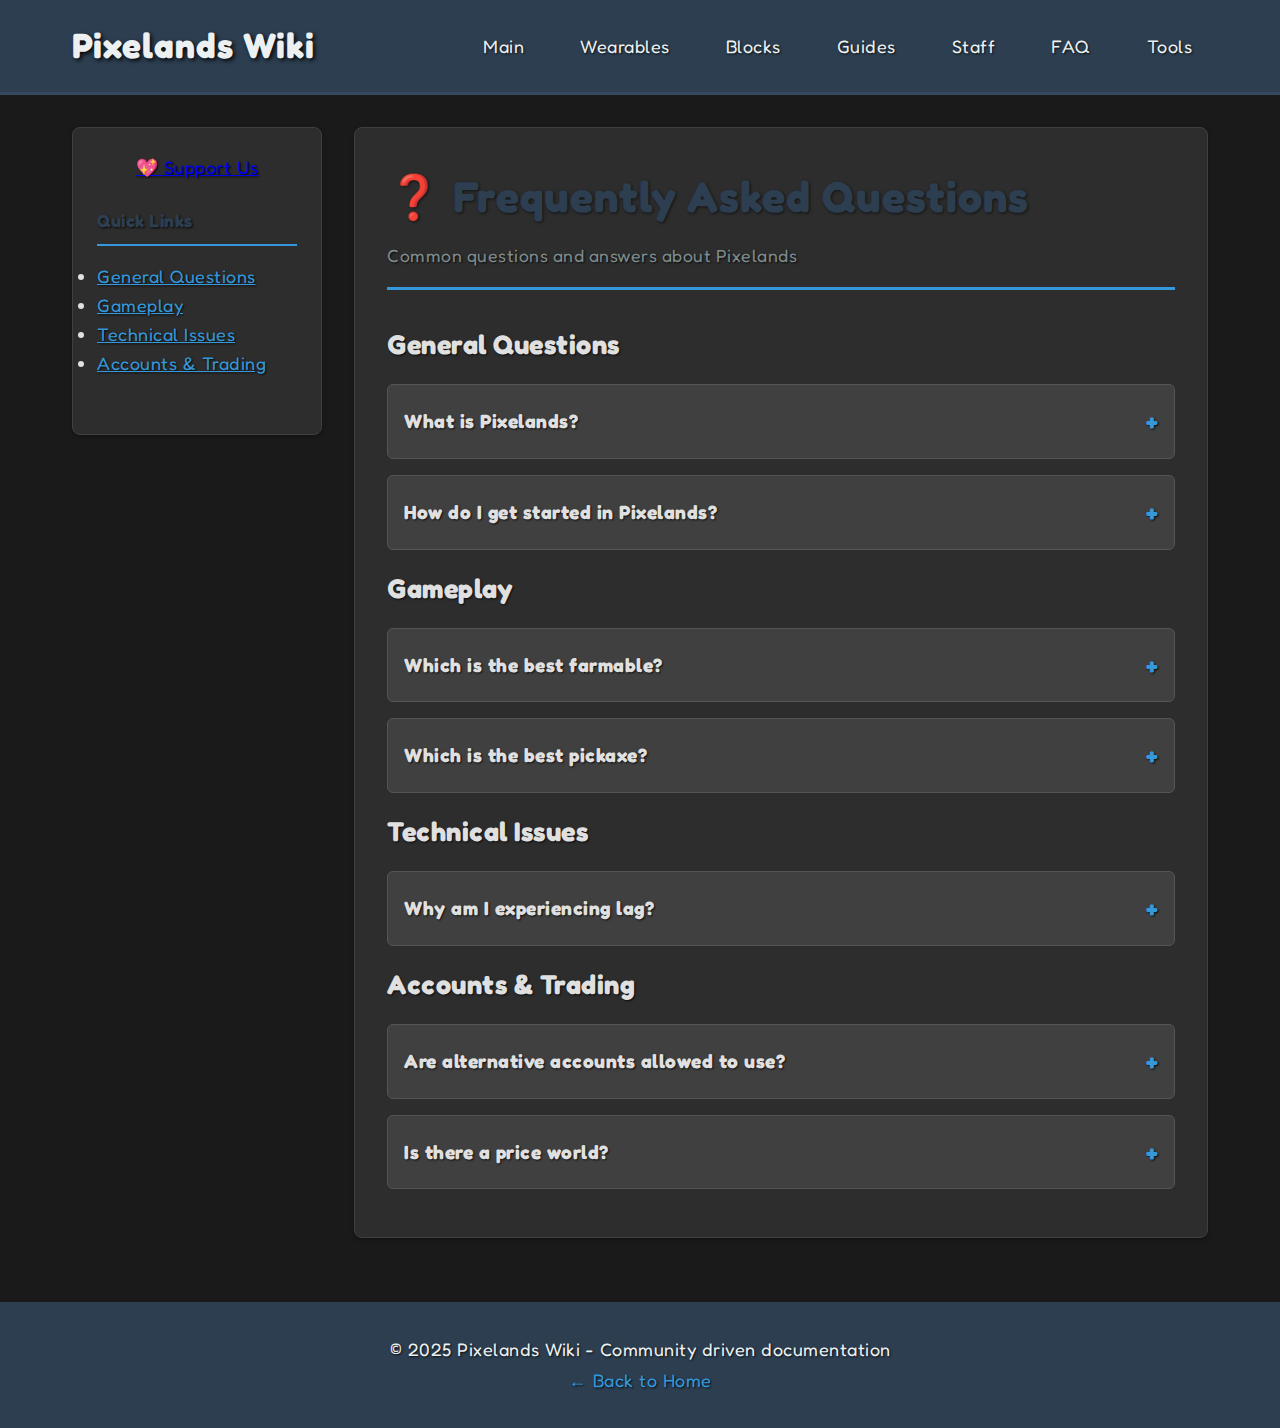
<file: faq.html>
<!DOCTYPE html>
<html lang="en">
<head>
  <meta charset="UTF-8">
  <meta name="viewport" content="width=device-width, initial-scale=1.0">
  <title>FAQ - Pixelands Wiki</title>
  <link href="https://fonts.googleapis.com/css2?family=Fredoka+One:wght@400&display=swap" rel="stylesheet">
  <link rel="stylesheet" href="wiki-styles.css">
</head>
<body>
  <header class="wiki-header">
    <div class="wiki-nav">
      <div class="wiki-logo">
        <h1>Pixelands Wiki</h1>
      </div>
      <nav class="wiki-navigation">
        <a href="index.html">Main</a>
        <a href="items.html">Wearables</a>
        <a href="blocks.html">Blocks</a>
        <a href="guides.html">Guides</a>
        <a href="staff.html">Staff</a>
        <a href="faq.html">FAQ</a>
        <a href="tools.html">Tools</a>
      </nav>
    </div>
  </header>

  <div class="wiki-container">
    <aside class="wiki-sidebar">
      <div style="text-align: center; margin-bottom: 1.5rem;">
        <a href="support.html" class="support-us-button">💖 Support Us</a>
      </div>

      <div class="wiki-stats">
        <h3>Quick Links</h3>
        <ul style="color: #e0e0e0; line-height: 1.6;">
          <li><a href="#general" style="color: #3498db;">General Questions</a></li>
          <li><a href="#gameplay" style="color: #3498db;">Gameplay</a></li>
          <li><a href="#technical" style="color: #3498db;">Technical Issues</a></li>
          <li><a href="#accounts" style="color: #3498db;">Accounts & Trading</a></li>
        </ul>
      </div>
    </aside>

    <main class="wiki-content">
      <div class="wiki-article">
        <header class="article-header">
          <h1>❓ Frequently Asked Questions</h1>
          <p class="article-subtitle">Common questions and answers about Pixelands</p>
        </header>

        <div class="content-body">
          <section id="general">
            <h2>General Questions</h2>

            <div class="item" style="margin: 1rem 0;">
              <div class="item-header">
                <span class="item-title">What is Pixelands?</span>
                <span class="arrow">+</span>
              </div>
              <div class="dropdown-content">
                <p>Pixelands is a multiplayer sandbox game where players can build, explore, trade, and interact in pixelated worlds. Create your own worlds, collect rare items, and engage with the community!</p>
              </div>
            </div>

            <div class="item" style="margin: 1rem 0;">
              <div class="item-header">
                <span class="item-title">How do I get started in Pixelands?</span>
                <span class="arrow">+</span>
              </div>
              <div class="dropdown-content">
                <p>Start by creating your first world, dig down to find magma blocks for gems, and save up 3,000 gems to buy your first World Lock. Check out our <a href="guides.html" style="color: #3498db;">beginner guides</a> for detailed instructions!</p>
              </div>
            </div>
          </section>

          <section id="gameplay">
            <h2>Gameplay</h2>

            <div class="item" style="margin: 1rem 0;">
              <div class="item-header">
                <span class="item-title">Which is the best farmable?</span>
                <span class="arrow">+</span>
              </div>
              <div class="dropdown-content">
                <p>For XP farming, both Magma and Jewel Blocks are the best options. For gem farming, Magma Blocks are the most efficient choice. Check out our <a href="guides.html" style="color: #3498db;">guides page</a> for detailed farming strategies and tips!</p>
              </div>
            </div>

            <div class="item" style="margin: 1rem 0;">
              <div class="item-header">
                <span class="item-title">Which is the best pickaxe?</span>
                <span class="arrow">+</span>
              </div>
              <div class="dropdown-content">
                <p>The Pearl Pickaxe and Golden Pickaxe are both top-tier choices, as they both destroy blocks in just 2 hits. Both are extremely efficient for mining and farming activities.</p>
              </div>
            </div>
          </section>

          <section id="technical">
            <h2>Technical Issues</h2>

            <div class="item" style="margin: 1rem 0;">
              <div class="item-header">
                <span class="item-title">Why am I experiencing lag?</span>
                <span class="arrow">+</span>
              </div>
              <div class="dropdown-content">
                <p>Lag can be caused by either server location issues or device performance problems. The farther you live from the server location, the higher the chance it's a server provider issue. If you're close to the server but still experiencing lag, it might be a device-related issue.</p>
              </div>
            </div>
          </section>

          <section id="accounts">
            <h2>Accounts & Trading</h2>

            <div class="item" style="margin: 1rem 0;">
              <div class="item-header">
                <span class="item-title">Are alternative accounts allowed to use?</span>
                <span class="arrow">+</span>
              </div>
              <div class="dropdown-content">
                <p>Yes, alternative accounts are allowed, but using them for farming purposes is forbidden and against the rules.</p>
              </div>
            </div>

            <div class="item" style="margin: 1rem 0;">
              <div class="item-header">
                <span class="item-title">Is there a price world?</span>
                <span class="arrow">+</span>
              </div>
              <div class="dropdown-content">
                <p>No, there isn't a price world yet. Hopefully in the near future one of the administrators will make one to help players with trading values.</p>
              </div>
            </div>
          </section>
        </div>
      </div>
    </main>
  </div>

  <footer class="wiki-footer">
    <p>© 2025 Pixelands Wiki - Community driven documentation</p>
    <p><a href="index.html">← Back to Home</a></p>
  </footer>

  <script src="faq-script.js"></script>
</body>
</html>
</file>
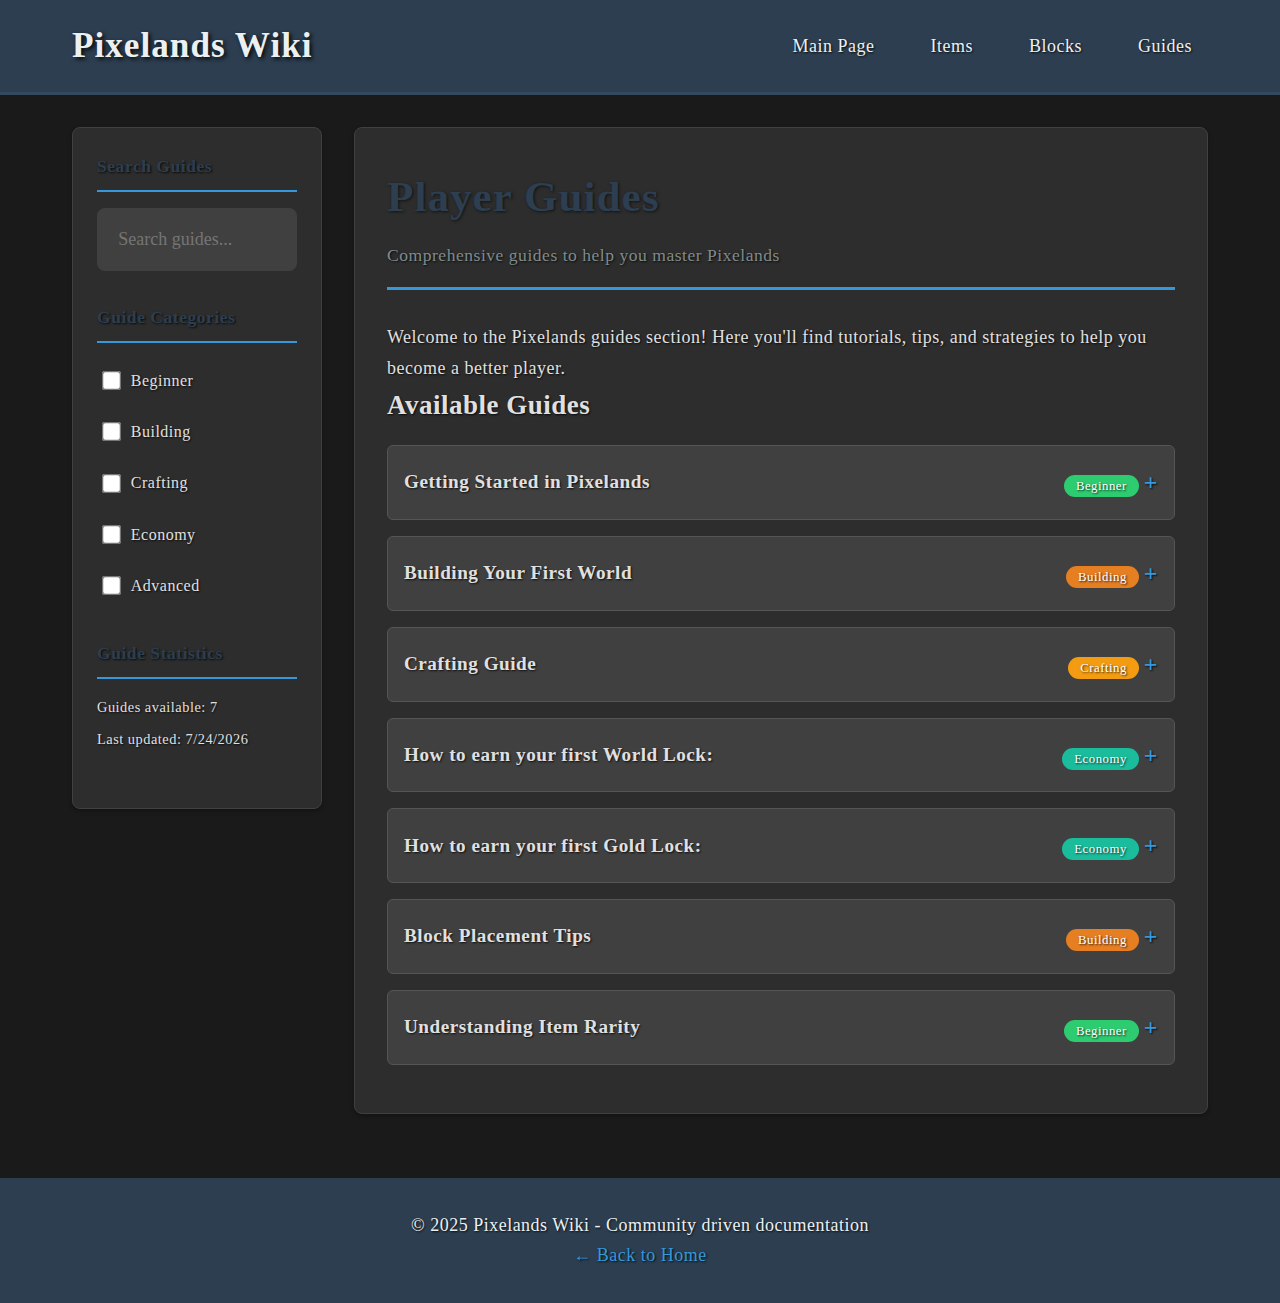
<file: guides.html>
<!DOCTYPE html>
<html lang="en">
<head>
  <meta charset="UTF-8">
  <meta name="viewport" content="width=device-width, initial-scale=1.0">
  <title>Guides - Pixelands Wiki</title>
  <link href="https://fonts.googleapis.com/css2?family=Jersey+10&display=swap" rel="stylesheet">
  <link rel="stylesheet" href="wiki-styles.css">
</head>
<body>
  <header class="wiki-header">
    <div class="wiki-nav">
      <div class="wiki-logo">
        <h1>Pixelands Wiki</h1>
      </div>
      <nav class="wiki-navigation">
        <a href="index.html">Main Page</a>
        <a href="items.html">Items</a>
        <a href="blocks.html">Blocks</a>
        <a href="guides.html">Guides</a>
      </nav>
    </div>
  </header>

  <div class="wiki-container">
    <aside class="wiki-sidebar">
      <div class="search-section">
        <h3>Search Guides</h3>
        <input type="text" id="search" placeholder="Search guides...">
      </div>

      <div class="filter-section">
        <h3>Guide Categories</h3>
        <div class="category-filters">
          <label><input type="checkbox" class="filter" value="Beginner"> Beginner</label>
          <label><input type="checkbox" class="filter" value="Building"> Building</label>
          <label><input type="checkbox" class="filter" value="Crafting"> Crafting</label>
          <label><input type="checkbox" class="filter" value="Economy"> Economy</label>
          <label><input type="checkbox" class="filter" value="Advanced"> Advanced</label>
        </div>
      </div>

      <div class="wiki-stats">
        <h3>Guide Statistics</h3>
        <p>Guides available: <span id="guideCount">0</span></p>
        <p>Last updated: <span id="lastUpdated">Today</span></p>
      </div>
    </aside>

    <main class="wiki-content">
      <div class="wiki-article">
        <header class="article-header">
          <h1>Player Guides</h1>
          <p class="article-subtitle">Comprehensive guides to help you master Pixelands</p>
        </header>

        <div class="content-body">
          <p>Welcome to the Pixelands guides section! Here you'll find tutorials, tips, and strategies to help you become a better player.</p>

          <section id="guide-list">
            <h2>Available Guides</h2>
            <div id="guidesContainer"></div>
          </section>
        </div>
      </div>
    </main>
  </div>

  <footer class="wiki-footer">
    <p>© 2025 Pixelands Wiki - Community driven documentation</p>
    <p><a href="index.html">← Back to Home</a></p>
  </footer>

  <script src="guides-script.js"></script>
</body>
</html>
</file>
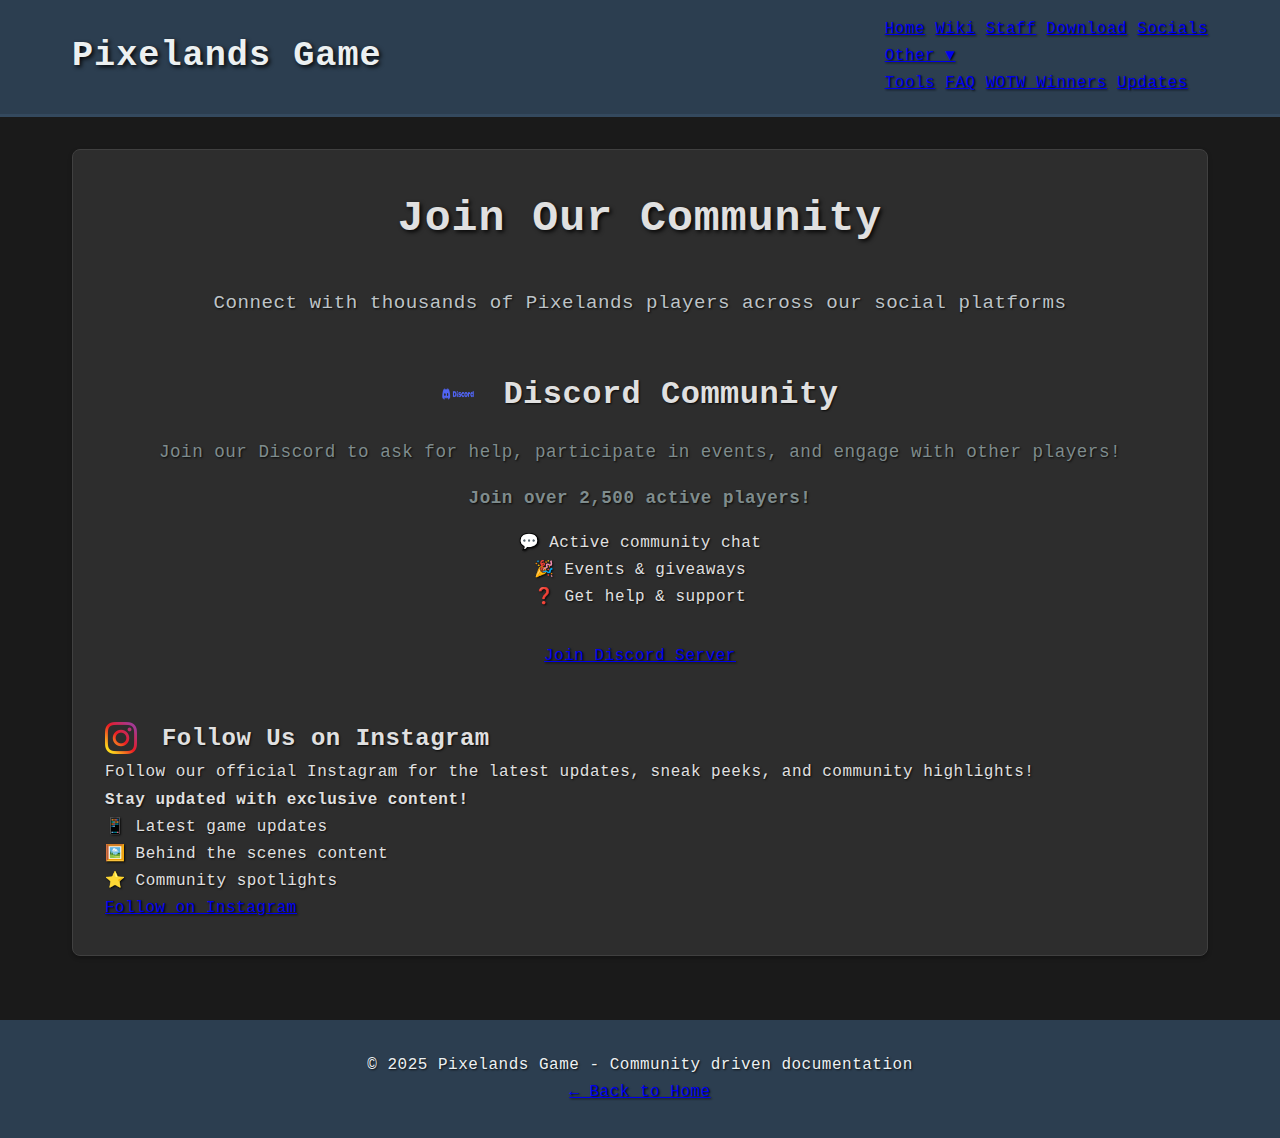
<file: socials.html>
<!DOCTYPE html>
<html lang="en">
<head>
  <meta charset="UTF-8">
  <meta name="viewport" content="width=device-width, initial-scale=1.0">
  <title>Socials - Pixelands Game</title>
  <link href="https://fonts.googleapis.com/css2?family=Fredoka+One:wght@400&display=swap" rel="stylesheet">
  <link rel="stylesheet" href="index-styles.css">
</head>
<body>
  <header class="game-header">
    <div class="game-nav">
      <div class="game-logo">
        <h1>Pixelands Game</h1>
      </div>
      <nav class="wiki-navigation">
        <a href="index.html">Home</a>
        <a href="Wiki.html">Wiki</a>
        <a href="staff.html">Staff</a>
        <a href="#download">Download</a>
        <a href="socials.html" class="socials-button">Socials</a>
        <div class="dropdown">
          <a href="#" class="dropdown-toggle">Other ▼</a>
          <div class="dropdown-menu">
            <a href="tools.html">Tools</a>
            <a href="faq.html">FAQ</a>
            <a href="wotw-winners.html">WOTW Winners</a>
            <a href="updates.html">Updates</a>
          </div>
        </div>
      </nav>
    </div>
  </header>

  <div class="game-container">
    <main class="game-content">
      <section class="hero-section">
        <h1>Join Our Community</h1>
        <p style="color: #bdc3c7; font-size: 1.2rem; margin-bottom: 2rem;">Connect with thousands of Pixelands players across our social platforms</p>
      </section>

      <div class="social-containers">
        <section class="community-section">
          <h2><img src="images/discord.webp" alt="Discord" style="width: 32px; height: 32px; vertical-align: middle; margin-right: 10px;"> Discord Community</h2>
          <p>Join our Discord to ask for help, participate in events, and engage with other players!</p>
          <p><strong>Join over 2,500 active players!</strong></p>

          <div class="social-features">
            <div class="feature-item">
              <span class="feature-icon">💬</span>
              <span>Active community chat</span>
            </div>
            <div class="feature-item">
              <span class="feature-icon">🎉</span>
              <span>Events & giveaways</span>
            </div>
            <div class="feature-item">
              <span class="feature-icon">❓</span>
              <span>Get help & support</span>
            </div>
          </div>

          <div class="discord-link">
            <a href="https://discord.gg/Pixelands" target="_blank" class="social-button">
              <span>Join Discord Server</span>
            </a>
          </div>
        </section>

        <section class="instagram-section">
          <h2><img src="images/instagram.webp" alt="Instagram" style="width: 32px; height: 32px; vertical-align: middle; margin-right: 10px;"> Follow Us on Instagram</h2>
          <p>Follow our official Instagram for the latest updates, sneak peeks, and community highlights!</p>
          <p><strong>Stay updated with exclusive content!</strong></p>

          <div class="social-features">
            <div class="feature-item">
              <span class="feature-icon">📱</span>
              <span>Latest game updates</span>
            </div>
            <div class="feature-item">
              <span class="feature-icon">🖼️</span>
              <span>Behind the scenes content</span>
            </div>
            <div class="feature-item">
              <span class="feature-icon">⭐</span>
              <span>Community spotlights</span>
            </div>
          </div>

          <div class="instagram-link">
            <a href="https://www.instagram.com/pixelands_official?igsh=MWszbXA1ZnV6bWE0NQ==" target="_blank" class="social-button">
              <span>Follow on Instagram</span>
            </a>
          </div>
        </section>
      </div>
    </main>
  </div>

  <footer class="game-footer">
    <p>© 2025 Pixelands Game - Community driven documentation</p>
    <p><a href="index.html">← Back to Home</a></p>
  </footer>
</body>
</html>
</file>
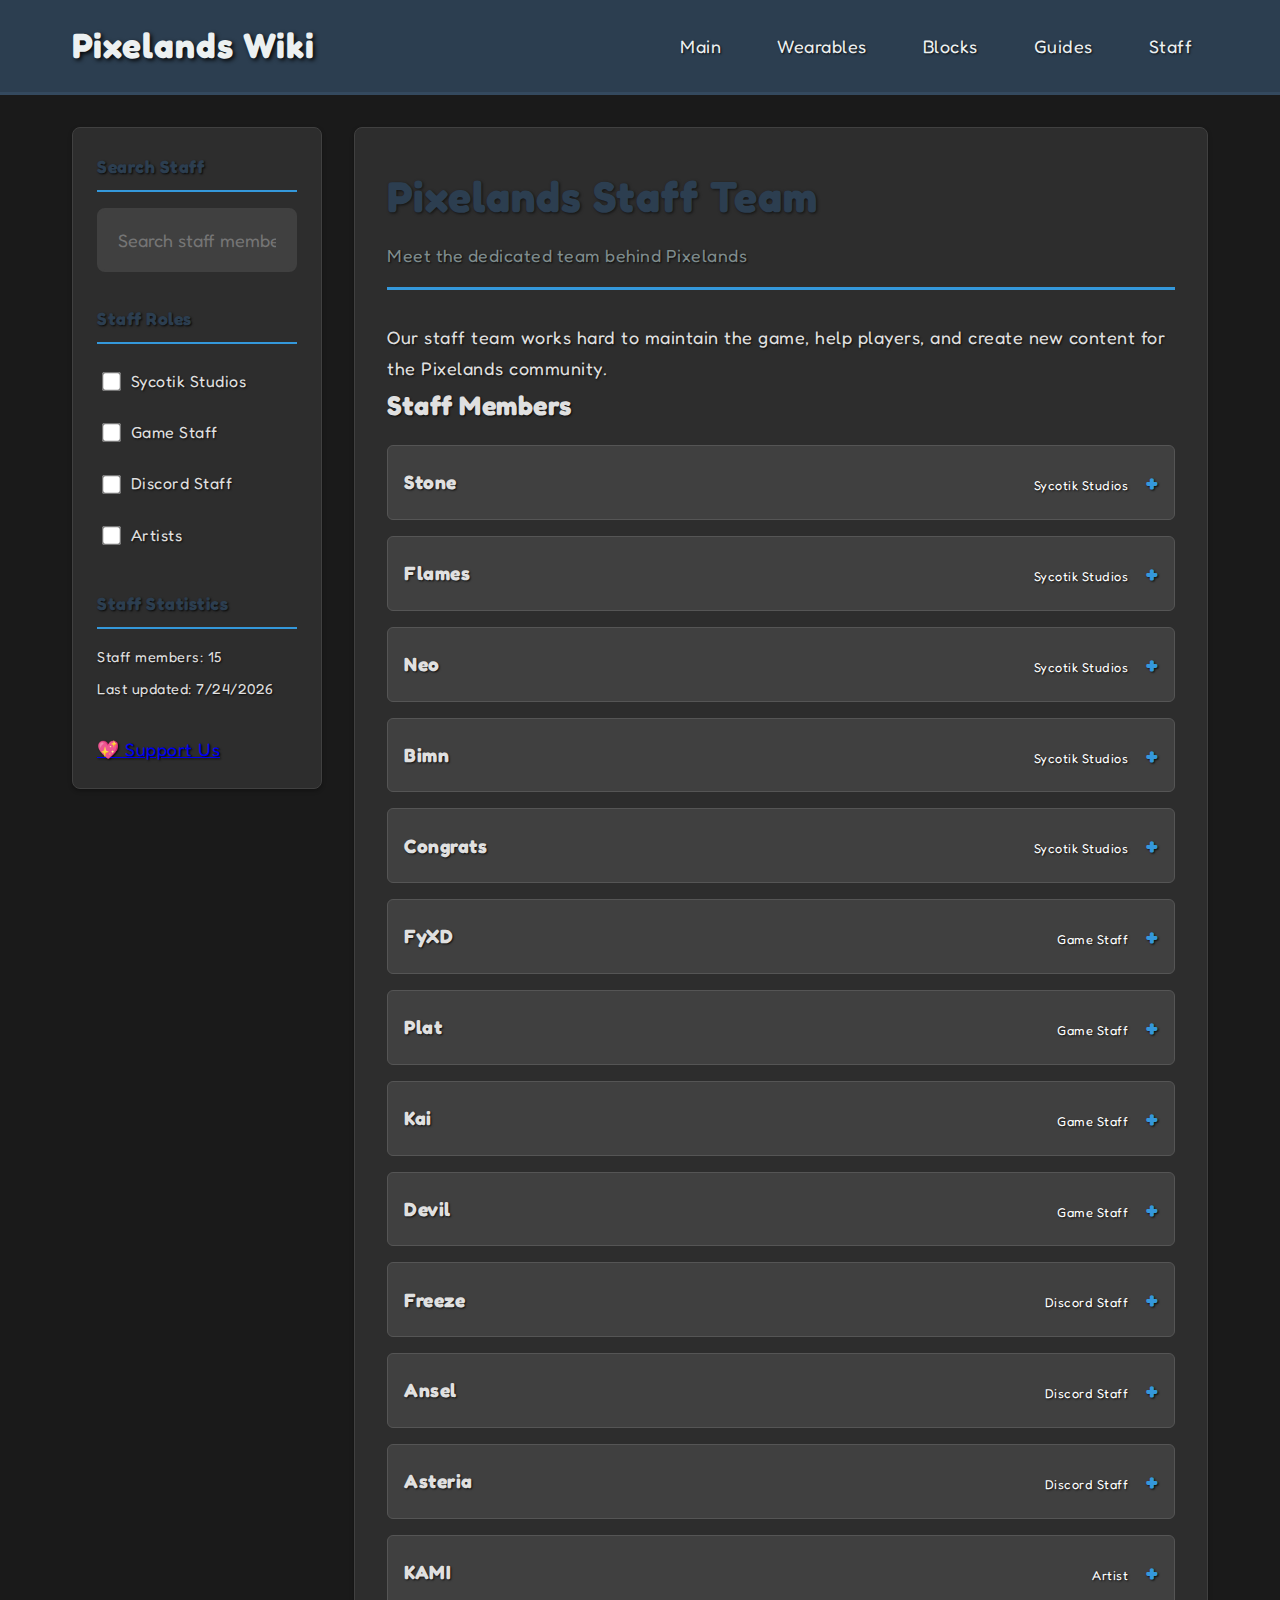
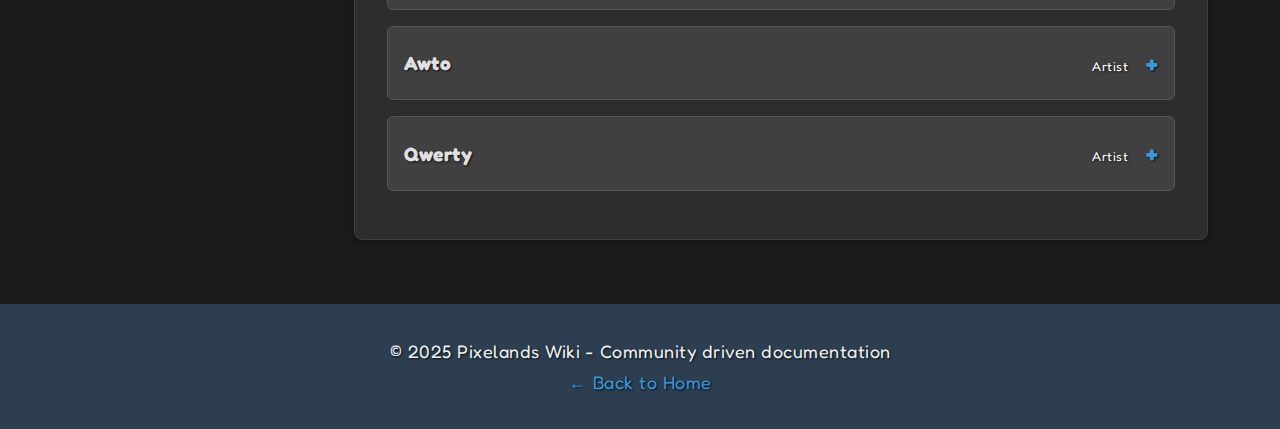
<file: staff.html>
<!DOCTYPE html>
<html lang="en">
<head>
  <meta charset="UTF-8">
  <meta name="viewport" content="width=device-width, initial-scale=1.0">
  <title>Staff - Pixelands Wiki</title>
  <link href="https://fonts.googleapis.com/css2?family=Fredoka+One:wght@400&display=swap" rel="stylesheet">
  <link rel="stylesheet" href="wiki-styles.css">
</head>
<body>
  <header class="wiki-header">
    <div class="wiki-nav">
      <div class="wiki-logo">
        <h1>Pixelands Wiki</h1>
      </div>
      <nav class="wiki-navigation">
        <a href="index.html">Main</a>
        <a href="items.html">Wearables</a>
        <a href="blocks.html">Blocks</a>
        <a href="guides.html">Guides</a>
        <a href="staff.html">Staff</a>
      </nav>
    </div>
  </header>

  <div class="wiki-container">
    <aside class="wiki-sidebar">
      <div class="search-section">
        <h3>Search Staff</h3>
        <input type="text" id="search" placeholder="Search staff members...">
      </div>

      <div class="filter-section">
        <h3>Staff Roles</h3>
        <div class="category-filters">
          <label><input type="checkbox" class="filter" value="Sycotik Studios"> Sycotik Studios</label>
          <label><input type="checkbox" class="filter" value="Game Staff"> Game Staff</label>
          <label><input type="checkbox" class="filter" value="Discord Staff"> Discord Staff</label>
          <label><input type="checkbox" class="filter" value="Artist"> Artists</label>
        </div>
      </div>

      <div class="wiki-stats">
        <h3>Staff Statistics</h3>
        <p>Staff members: <span id="staffCount">0</span></p>
        <p>Last updated: <span id="lastUpdated">Today</span></p>
      </div>
      <div>
        <a href="support.html" class="support-us-button">💖 Support Us</a>
      </div>
    </aside>

    <main class="wiki-content">
      <div class="wiki-article">
        <header class="article-header">
          <h1>Pixelands Staff Team</h1>
          <p class="article-subtitle">Meet the dedicated team behind Pixelands</p>
        </header>

        <div class="content-body">
          <p>Our staff team works hard to maintain the game, help players, and create new content for the Pixelands community.</p>

          <section id="staff-list">
            <h2>Staff Members</h2>
            <div id="staffContainer"></div>
          </section>
        </div>
      </div>
    </main>
  </div>

  <footer class="wiki-footer">
    <p>© 2025 Pixelands Wiki - Community driven documentation</p>
    <p><a href="index.html">← Back to Home</a></p>
  </footer>

  <script src="staff-script.js"></script>
</body>
</html>
</file>
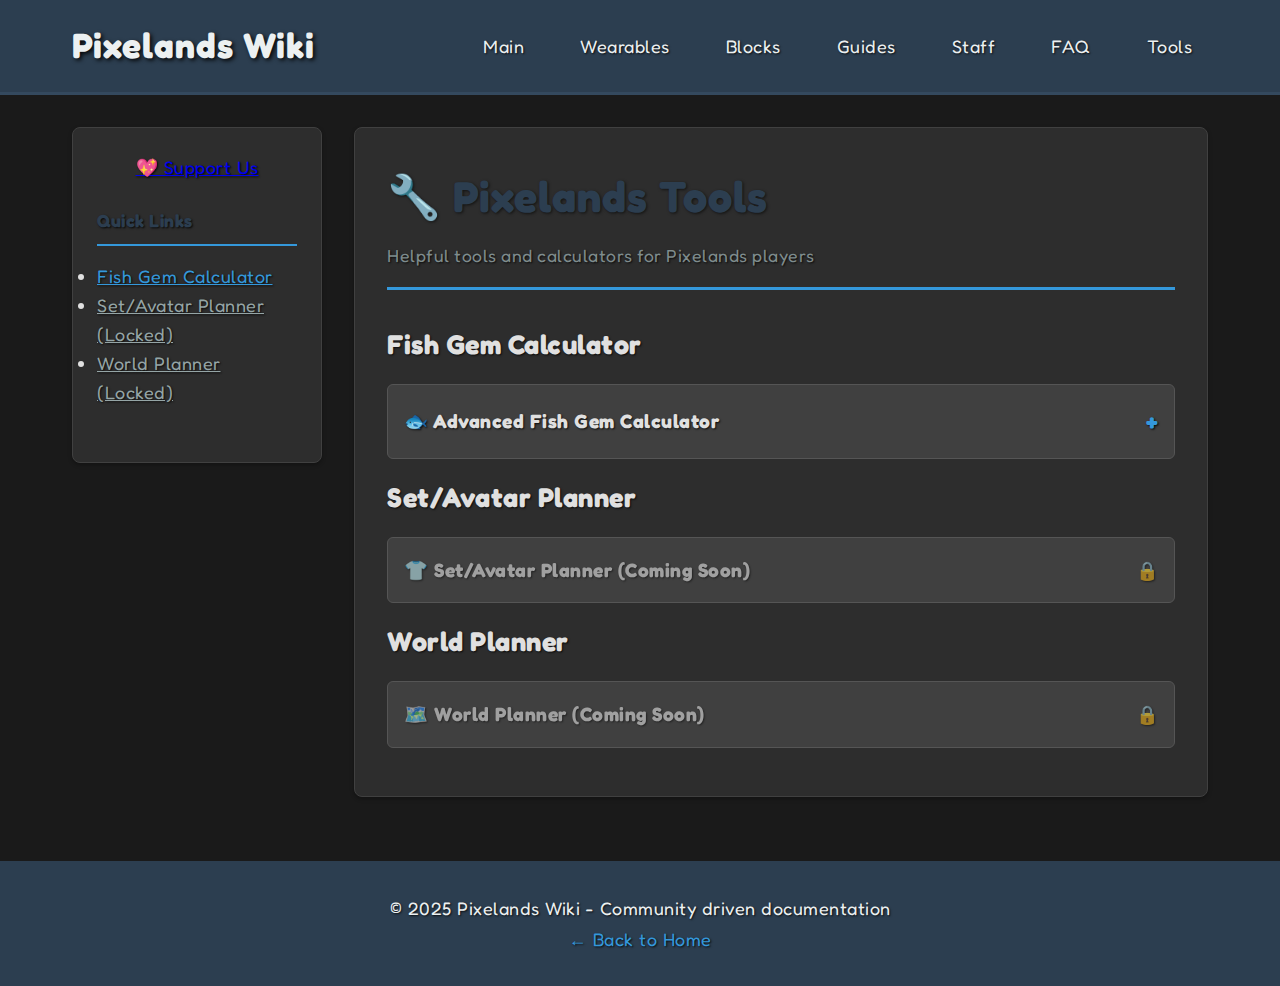
<file: tools.html>
<!DOCTYPE html>
<html lang="en">
<head>
  <meta charset="UTF-8">
  <meta name="viewport" content="width=device-width, initial-scale=1.0">
  <title>Tools - Pixelands Wiki</title>
  <link href="https://fonts.googleapis.com/css2?family=Fredoka+One:wght@400&display=swap" rel="stylesheet">
  <link rel="stylesheet" href="wiki-styles.css">
</head>
<body>
  <header class="wiki-header">
    <div class="wiki-nav">
      <div class="wiki-logo">
        <h1>Pixelands Wiki</h1>
      </div>
      <nav class="wiki-navigation">
        <a href="index.html">Main</a>
        <a href="items.html">Wearables</a>
        <a href="blocks.html">Blocks</a>
        <a href="guides.html">Guides</a>
        <a href="staff.html">Staff</a>
        <a href="faq.html">FAQ</a>
        <a href="tools.html">Tools</a>
      </nav>
    </div>
  </header>

  <div class="wiki-container">
    <aside class="wiki-sidebar">
      <div style="text-align: center; margin-bottom: 1.5rem;">
        <a href="support.html" class="support-us-button">💖 Support Us</a>
      </div>

      <div class="wiki-stats">
        <h3>Quick Links</h3>
        <ul style="color: #e0e0e0; line-height: 1.6;">
          <li><a href="#fish-calculator" style="color: #3498db;">Fish Gem Calculator</a></li>
          <li><a href="#set-planner" style="color: #95a5a6;">Set/Avatar Planner (Locked)</a></li>
          <li><a href="#world-planner" style="color: #95a5a6;">World Planner (Locked)</a></li>
        </ul>
      </div>
    </aside>

    <main class="wiki-content">
      <div class="wiki-article">
        <header class="article-header">
          <h1>🔧 Pixelands Tools</h1>
          <p class="article-subtitle">Helpful tools and calculators for Pixelands players</p>
        </header>

        <div class="content-body">
          <section id="fish-calculator">
            <h2>Fish Gem Calculator</h2>

            <div class="item" style="margin: 1rem 0;">
              <div class="item-header">
                <span class="item-title">🐟 Advanced Fish Gem Calculator</span>
                <span class="arrow">+</span>
              </div>
              <div class="dropdown-content">
                <p><strong>Calculate:</strong> Total gems from multiple fish types with World Lock conversion</p>
                <div style="background: #404040; padding: 1rem; border-radius: 8px; margin: 1rem 0;">

                  <!-- Fish inputs grid -->
                  <div style="display: grid; grid-template-columns: repeat(auto-fit, minmax(200px, 1fr)); gap: 1rem; margin-bottom: 1.5rem;">
                    <div class="fish-item" data-fish="shrimp" style="background: #353535; padding: 0.75rem; border-radius: 6px;">
                      <div class="item-image-container" style="width: 60px; height: 60px; margin: 0 auto 0.5rem; background-color: #555; border: 1px solid #666; border-radius: 6px; display: flex; justify-content: center; align-items: center;">
                        <img src="images/shrimp.webp" alt="Shrimp" onerror="this.parentElement.innerHTML='<div class=&quot;no-image&quot; style=&quot;color: #7f8c8d; font-size: 0.7rem; text-align: center;&quot;>No Image</div>'">
                      </div>
                      <label style="color: #e0e0e0; font-size: 0.9rem; display: block; text-align: center; margin-bottom: 0.5rem;">Shrimp</label>
                      <input type="number" placeholder="Amount" id="fish1" min="0" value="0" style="width: 100%; padding: 0.4rem; border-radius: 4px; border: none; font-size: 0.9rem;">
                      <div style="color: #888; font-size: 0.8rem; margin-top: 0.3rem; text-align: center;">20 gems each</div>
                    </div>
                    <div class="fish-item" data-fish="carp" style="background: #353535; padding: 0.75rem; border-radius: 6px;">
                      <div class="item-image-container" style="width: 60px; height: 60px; margin: 0 auto 0.5rem; background-color: #555; border: 1px solid #666; border-radius: 6px; display: flex; justify-content: center; align-items: center;">
                        <img src="images/carp.webp" alt="Carp" onerror="this.parentElement.innerHTML='<div class=&quot;no-image&quot; style=&quot;color: #7f8c8d; font-size: 0.7rem; text-align: center;&quot;>No Image</div>'">
                      </div>
                      <label style="color: #e0e0e0; font-size: 0.9rem; display: block; text-align: center; margin-bottom: 0.5rem;">Carp</label>
                      <input type="number" placeholder="Amount" id="fish2" min="0" value="0" style="width: 100%; padding: 0.4rem; border-radius: 4px; border: none; font-size: 0.9rem;">
                      <div style="color: #888; font-size: 0.8rem; margin-top: 0.3rem; text-align: center;">20 gems each</div>
                    </div>
                    <div class="fish-item" data-fish="starfish" style="background: #353535; padding: 0.75rem; border-radius: 6px;">
                      <div class="item-image-container" style="width: 60px; height: 60px; margin: 0 auto 0.5rem; background-color: #555; border: 1px solid #666; border-radius: 6px; display: flex; justify-content: center; align-items: center;">
                        <img src="images/starfish.webp" alt="Starfish" onerror="this.parentElement.innerHTML='<div class=&quot;no-image&quot; style=&quot;color: #7f8c8d; font-size: 0.7rem; text-align: center;&quot;>No Image</div>'">
                      </div>
                      <label style="color: #e0e0e0; font-size: 0.9rem; display: block; text-align: center; margin-bottom: 0.5rem;">Starfish</label>
                      <input type="number" placeholder="Amount" id="fish3" min="0" value="0" style="width: 100%; padding: 0.4rem; border-radius: 4px; border: none; font-size: 0.9rem;">
                      <div style="color: #888; font-size: 0.8rem; margin-top: 0.3rem; text-align: center;">35 gems each</div>
                    </div>
                    <div class="fish-item" data-fish="crab" style="background: #353535; padding: 0.75rem; border-radius: 6px;">
                      <div class="item-image-container" style="width: 60px; height: 60px; margin: 0 auto 0.5rem; background-color: #555; border: 1px solid #666; border-radius: 6px; display: flex; justify-content: center; align-items: center;">
                        <img src="images/crab.webp" alt="Crab" onerror="this.parentElement.innerHTML='<div class=&quot;no-image&quot; style=&quot;color: #7f8c8d; font-size: 0.7rem; text-align: center;&quot;>No Image</div>'">
                      </div>
                      <label style="color: #e0e0e0; font-size: 0.9rem; display: block; text-align: center; margin-bottom: 0.5rem;">Crab</label>
                      <input type="number" placeholder="Amount" id="fish4" min="0" value="0" style="width: 100%; padding: 0.4rem; border-radius: 4px; border: none; font-size: 0.9rem;">
                      <div style="color: #888; font-size: 0.8rem; margin-top: 0.3rem; text-align: center;">40 gems each</div>
                    </div>
                    <div class="fish-item" data-fish="clownfish" style="background: #353535; padding: 0.75rem; border-radius: 6px;">
                      <div class="item-image-container" style="width: 60px; height: 60px; margin: 0 auto 0.5rem; background-color: #555; border: 1px solid #666; border-radius: 6px; display: flex; justify-content: center; align-items: center;">
                        <img src="images/clownfish.webp" alt="Clownfish" onerror="this.parentElement.innerHTML='<div class=&quot;no-image&quot; style=&quot;color: #7f8c8d; font-size: 0.7rem; text-align: center;&quot;>No Image</div>'">
                      </div>
                      <label style="color: #e0e0e0; font-size: 0.9rem; display: block; text-align: center; margin-bottom: 0.5rem;">Clownfish</label>
                      <input type="number" placeholder="Amount" id="fish5" min="0" value="0" style="width: 100%; padding: 0.4rem; border-radius: 4px; border: none; font-size: 0.9rem;">
                      <div style="color: #888; font-size: 0.8rem; margin-top: 0.3rem; text-align: center;">50 gems each</div>
                    </div>
                    <div class="fish-item" data-fish="electric_eel" style="background: #353535; padding: 0.75rem; border-radius: 6px;">
                      <div class="item-image-container" style="width: 60px; height: 60px; margin: 0 auto 0.5rem; background-color: #555; border: 1px solid #666; border-radius: 6px; display: flex; justify-content: center; align-items: center;">
                        <img src="images/electric_eel.webp" alt="Electric Eel" onerror="this.parentElement.innerHTML='<div class=&quot;no-image&quot; style=&quot;color: #7f8c8d; font-size: 0.7rem; text-align: center;&quot;>No Image</div>'">
                      </div>
                      <label style="color: #e0e0e0; font-size: 0.9rem; display: block; text-align: center; margin-bottom: 0.5rem;">Electric Eel</label>
                      <input type="number" placeholder="Amount" id="fish6" min="0" value="0" style="width: 100%; padding: 0.4rem; border-radius: 4px; border: none; font-size: 0.9rem;">
                      <div style="color: #888; font-size: 0.8rem; margin-top: 0.3rem; text-align: center;">75 gems each</div>
                    </div>
                    <div class="fish-item" data-fish="octopus" style="background: #353535; padding: 0.75rem; border-radius: 6px;">
                      <div class="item-image-container" style="width: 60px; height: 60px; margin: 0 auto 0.5rem; background-color: #555; border: 1px solid #666; border-radius: 6px; display: flex; justify-content: center; align-items: center;">
                        <img src="images/octopus.webp" alt="Octopus" onerror="this.parentElement.innerHTML='<div class=&quot;no-image&quot; style=&quot;color: #7f8c8d; font-size: 0.7rem; text-align: center;&quot;>No Image</div>'">
                      </div>
                      <label style="color: #e0e0e0; font-size: 0.9rem; display: block; text-align: center; margin-bottom: 0.5rem;">Octopus</label>
                      <input type="number" placeholder="Amount" id="fish7" min="0" value="0" style="width: 100%; padding: 0.4rem; border-radius: 4px; border: none; font-size: 0.9rem;">
                      <div style="color: #888; font-size: 0.8rem; margin-top: 0.3rem; text-align: center;">75 gems each</div>
                    </div>
                    <div class="fish-item" data-fish="bluefin_tuna" style="background: #353535; padding: 0.75rem; border-radius: 6px;">
                      <div class="item-image-container" style="width: 60px; height: 60px; margin: 0 auto 0.5rem; background-color: #555; border: 1px solid #666; border-radius: 6px; display: flex; justify-content: center; align-items: center;">
                        <img src="images/bluefin_tuna.webp" alt="Bluefin Tuna" onerror="this.parentElement.innerHTML='<div class=&quot;no-image&quot; style=&quot;color: #7f8c8d; font-size: 0.7rem; text-align: center;&quot;>No Image</div>'">
                      </div>
                      <label style="color: #e0e0e0; font-size: 0.9rem; display: block; text-align: center; margin-bottom: 0.5rem;">Bluefin Tuna</label>
                      <input type="number" placeholder="Amount" id="fish8" min="0" value="0" style="width: 100%; padding: 0.4rem; border-radius: 4px; border: none; font-size: 0.9rem;">
                      <div style="color: #888; font-size: 0.8rem; margin-top: 0.3rem; text-align: center;">100 gems each</div>
                    </div>
                    <div class="fish-item" data-fish="pink_salmon" style="background: #353535; padding: 0.75rem; border-radius: 6px;">
                      <div class="item-image-container" style="width: 60px; height: 60px; margin: 0 auto 0.5rem; background-color: #555; border: 1px solid #666; border-radius: 6px; display: flex; justify-content: center; align-items: center;">
                        <img src="images/pink_salmon.webp" alt="Pink Salmon" onerror="this.parentElement.innerHTML='<div class=&quot;no-image&quot; style=&quot;color: #7f8c8d; font-size: 0.7rem; text-align: center;&quot;>No Image</div>'">
                      </div>
                      <label style="color: #e0e0e0; font-size: 0.9rem; display: block; text-align: center; margin-bottom: 0.5rem;">Pink Salmon</label>
                      <input type="number" placeholder="Amount" id="fish9" min="0" value="0" style="width: 100%; padding: 0.4rem; border-radius: 4px; border: none; font-size: 0.9rem;">
                      <div style="color: #888; font-size: 0.8rem; margin-top: 0.3rem; text-align: center;">125 gems each</div>
                    </div>
                    
                  </div>

                  <!-- WL Rate input -->
                  <div style="margin-bottom: 1rem; background: #353535; padding: 0.75rem; border-radius: 6px;">
                    <div style="display: flex; align-items: center; margin-bottom: 0.5rem;">
                      <div class="item-image-container" style="width: 24px; height: 24px; margin-right: 0.5rem; background-color: #555; border: 1px solid #666; border-radius: 3px; display: flex; justify-content: center; align-items: center;">
                        <img src="images/world_lock.webp" alt="World Lock" onerror="this.parentElement.innerHTML='<div class=&quot;no-image&quot; style=&quot;color: #7f8c8d; font-size: 0.6rem;&quot;>WL</div>'">
                      </div>
                      <label style="color: #e0e0e0;">World Lock Rate (gems per WL):</label>
                    </div>
                    <input type="number" placeholder="e.g. 500" id="wlRate" value="500" min="1" style="width: 100%; padding: 0.5rem; border-radius: 4px; border: none;">
                  </div>

                  <button onclick="calculateAdvancedFishGems()" style="width: 100%; padding: 0.75rem; background: #3498db; color: white; border: none; border-radius: 4px; font-size: 1rem; cursor: pointer; font-weight: bold;">Calculate Total Gems & WLs</button>
                  <div id="fishResult" style="margin-top: 1rem; padding: 0.75rem; background: #2c3e50; border-radius: 4px; font-weight: bold;"></div>
                </div>
              </div>
            </div>
          </section>

          <section id="set-planner">
            <h2>Set/Avatar Planner</h2>

            <div class="item" style="margin: 1rem 0;">
              <div class="item-header" style="opacity: 0.6; cursor: not-allowed;">
                <span class="item-title">👕 Set/Avatar Planner (Coming Soon)</span>
                <span class="lock-icon" style="color: #95a5a6;">🔒</span>
              </div>
              <div class="dropdown-content">
                <div style="background: #404040; padding: 1rem; border-radius: 8px; margin: 1rem 0; opacity: 0.7;">
                  <p style="color: #95a5a6; font-style: italic; text-align: center;">
                    🚧 This tool is currently under development! 🚧
                  </p>
                  <p style="color: #bdc3c7; margin-top: 1rem;">
                    The Set/Avatar Planner will help you design and value your Pixelands outfit with features like:
                  </p>
                  <ul style="color: #bdc3c7; margin: 1rem 0; padding-left: 2rem;">
                    <li>Equipment slot management</li>
                    <li>Set value calculator</li>
                    <li>Rarity breakdown display</li>
                    <li>Save and share sets</li>
                  </ul>
                  <p style="color: #95a5a6; font-style: italic; text-align: center; margin-top: 1rem;">
                    Stay tuned for updates!
                  </p>
                </div>
              </div>
            </div>
          </section>

          <section id="world-planner">
            <h2>World Planner</h2>

            <div class="item" style="margin: 1rem 0;">
              <div class="item-header" style="opacity: 0.6; cursor: not-allowed;">
                <span class="item-title">🗺️ World Planner (Coming Soon)</span>
                <span class="lock-icon" style="color: #95a5a6;">🔒</span>
              </div>
              <div class="dropdown-content">
                <div style="background: #404040; padding: 1rem; border-radius: 8px; margin: 1rem 0; opacity: 0.7;">
                  <p style="color: #95a5a6; font-style: italic; text-align: center;">
                    🚧 This tool is currently under development! 🚧
                  </p>
                  <p style="color: #bdc3c7; margin-top: 1rem;">
                    The World Planner will help you design and plan your Pixelands worlds with features like:
                  </p>
                  <ul style="color: #bdc3c7; margin: 1rem 0; padding-left: 2rem;">
                    <li>Grid-based world layout designer</li>
                    <li>Block placement calculator</li>
                    <li>Resource requirement estimator</li>
                    <li>World cost calculator</li>
                  </ul>
                  <p style="color: #95a5a6; font-style: italic; text-align: center; margin-top: 1rem;">
                    Stay tuned for updates!
                  </p>
                </div>
              </div>
            </div>
          </section>
        </div>
      </div>
    </main>
  </div>

  <footer class="wiki-footer">
    <p>© 2025 Pixelands Wiki - Community driven documentation</p>
    <p><a href="index.html">← Back to Home</a></p>
  </footer>

  <script src="tools-script.js"></script>
</body>
</html>
</file>
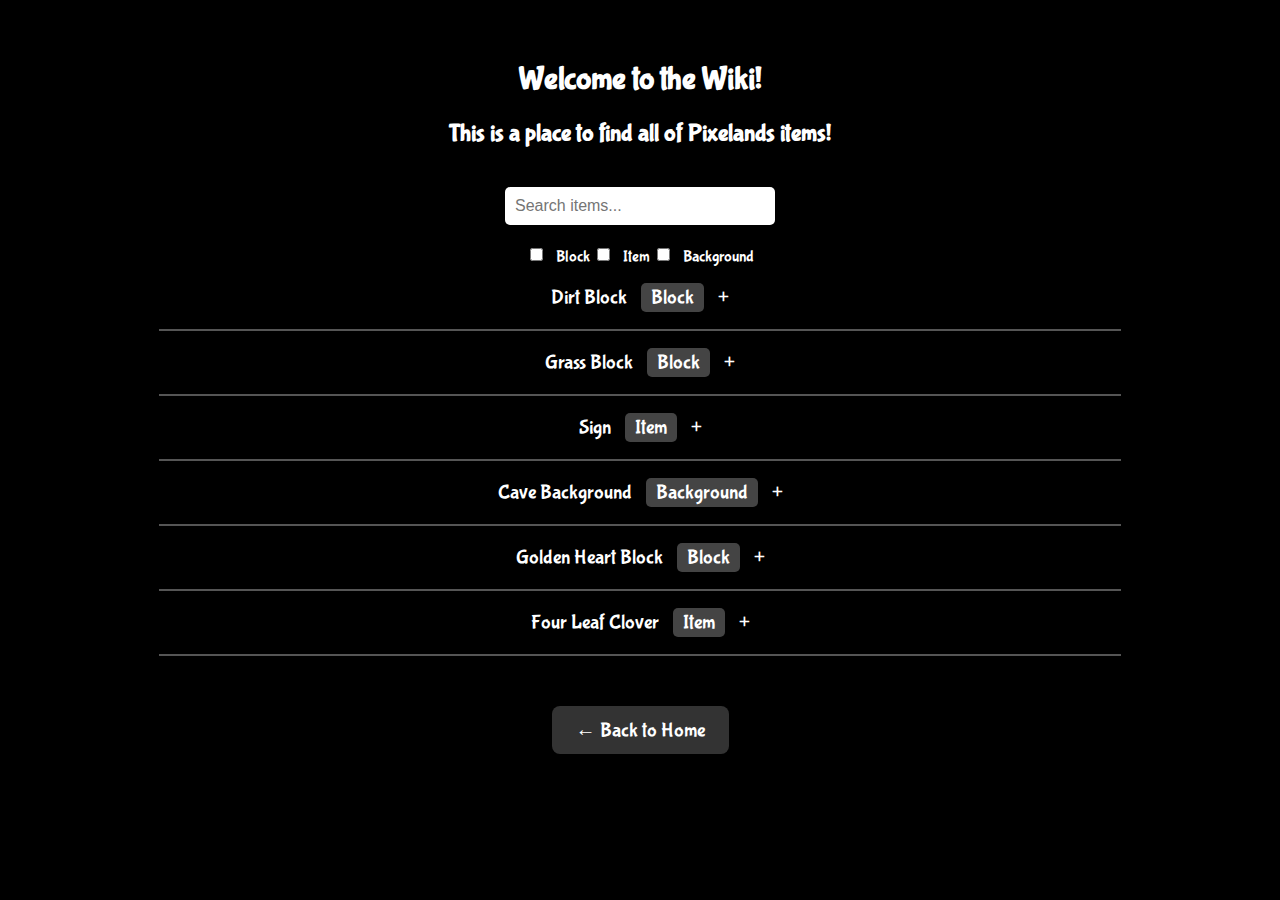
<file: Wiki.html>
<!DOCTYPE html>
<html lang="en">
<head>
  <meta charset="UTF-8">
  <title>Pixelands Wiki</title>
  <link href="https://fonts.googleapis.com/css2?family=Bubblegum+Sans&display=swap" rel="stylesheet">
  <style>
    body {
      background-color: #000;
      color: #fff;
      font-family: 'Bubblegum Sans', cursive;
      text-align: center;
      margin: 0;
      padding: 40px;
    }

    a {
      color: #fff;
      background-color: #333;
      padding: 12px 24px;
      border-radius: 8px;
      text-decoration: none;
      font-size: 20px;
      display: inline-block;
      margin-top: 30px;
      transition: background-color 0.3s ease;
    }

    a:hover {
      background-color: #555;
    }

    #search {
      padding: 10px;
      font-size: 16px;
      width: 250px;
      margin: 20px 0;
      border-radius: 5px;
      border: none;
    }

    .item {
      font-size: 20px;
      margin: 10px 0;
      cursor: pointer;
      position: relative;
    }

    .category-tag {
      padding: 3px 10px;
      background-color: #444;
      border-radius: 5px;
      margin-left: 10px;
    }

    .arrow {
      margin-left: 10px;
      cursor: pointer;
    }

    .dropdown-content {
      display: none;
      background-color: #333;
      padding: 10px;
      border-radius: 8px;
      margin-top: 5px;
      text-align: left;
    }

    .item.active .dropdown-content {
      display: block;
    }

    .item.active .arrow {
      transform: rotate(180deg);
    }

    hr {
      border: 1px solid #555;
      width: 80%;
      margin: 20px auto;
    }

    .filter-section {
      margin-bottom: 20px;
    }

    .filter {
      margin-right: 10px;
      cursor: pointer;
    }
  </style>
</head>
<body>

<h1>Welcome to the Wiki!</h1>
<h2>This is a place to find all of Pixelands items!</h2>

<!-- Search bar -->
<input type="text" id="search" placeholder="Search items...">

<!-- Filter categories -->
<div class="filter-section">
  <label><input type="checkbox" class="filter" value="Block"> Block</label>
  <label><input type="checkbox" class="filter" value="Item"> Item</label>
  <label><input type="checkbox" class="filter" value="Background"> Background</label>
</div>

<div id="itemsContainer"></div>

<a href="index.html">← Back to Home</a>

<script>
// Sample item data with description and obtained info
const maxItems = 1500; // Increased to 1500 slots
const items = [
  { name: 'Dirt Block', description: 'A basic dirt block. Used as a common building material.', obtained: 'Found naturally underground or crafted.' },
  { name: 'Grass Block', description: 'Grass-covered dirt block, perfect for nature builds.', obtained: 'Spread from grass to adjacent dirt blocks.' },
  { name: 'Sign', description: 'Placeable item to write text on.', obtained: 'Crafted using wood.' },
  { name: 'Cave Background', description: 'Background texture for underground areas.', obtained: 'Found in underground caves.' },
  { name: 'Golden Heart Block', description: 'Used for rare crafting.', obtained: 'Rare drop from Golden Hearts.' },
  { name: 'Four Leaf Clover', description: 'Lucky item that grants good fortune.', obtained: 'Can be found in certain biomes.' },
];

const emptySlots = Array(maxItems - items.length).fill({ name: '', description: '', obtained: '' });

const container = document.getElementById('itemsContainer');

// Function to render the items
function renderItems() {
  container.innerHTML = '';
  const searchTerm = document.getElementById('search').value.toLowerCase();
  const selectedCategories = Array.from(document.querySelectorAll('.filter:checked')).map(cb => cb.value);

  // Merge items with empty slots
  const allItems = [...items, ...emptySlots];

  allItems.forEach(item => {
    // Don't show empty slots in the search
    if (item.name === '' && item.description === '' && item.obtained === '') {
      return;
    }

    let category = 'Item'; // Default category

    if (item.name.toLowerCase().includes('background')) {
      category = 'Background';
    } else if (item.name.toLowerCase().includes('block')) {
      category = 'Block';
    }

    // Filter logic
    if (
      (item.name.toLowerCase().includes(searchTerm) || searchTerm === '') && // Show if search term matches or is empty
      (selectedCategories.length === 0 || selectedCategories.includes(category))
    ) {
      const itemDiv = document.createElement('div');
      itemDiv.className = 'item';
      itemDiv.innerHTML = `
        ${item.name}
        <span class="category-tag ${category.toLowerCase()}">${category}</span>
        <span class="arrow">+</span>
        <div class="dropdown-content">
          <strong>Description:</strong><br> ${item.description || '(Not yet filled)'}<br><br>
          <strong>How it's obtained:</strong><br> ${item.obtained || '(Not yet filled)'}
        </div>
      `;
      container.appendChild(itemDiv);

      const hr = document.createElement('hr');
      container.appendChild(hr);
    }
  });

  // Event listeners to open/close dropdowns
  document.querySelectorAll('.item').forEach(itemDiv => {
    itemDiv.addEventListener('click', function() {
      // Close all other dropdowns before opening the clicked one
      document.querySelectorAll('.item').forEach(i => {
        if (i !== this) {
          i.classList.remove('active');
          i.querySelector('.arrow').innerText = '+';
        }
      });
      this.classList.toggle('active');
      const arrow = this.querySelector('.arrow');
      arrow.innerText = this.classList.contains('active') ? '-' : '+';
    });
  });
}

// Initial render of items
renderItems();

// Search function
document.getElementById('search').addEventListener('input', renderItems);

// Filter function
document.querySelectorAll('.filter').forEach(filter => {
  filter.addEventListener('change', renderItems);
});
</script>

</body>
</html>
</file>
<file: wiki-styles.css>
/* Reset and base styles */
* {
  margin: 0;
  padding: 0;
  box-sizing: border-box;
}

body {
  background-color: #1a1a1a;
  color: #e0e0e0;
  font-family: 'Fredoka One', cursive;
  line-height: 1.7;
  margin: 0;
  text-shadow: 1px 1px 2px rgba(0, 0, 0, 0.8);
  font-size: 18px;
  letter-spacing: 0.5px;
}

/* Wiki Header */
.wiki-header {
  background-color: #2c3e50;
  color: white;
  padding: 1rem 0;
  border-bottom: 3px solid #34495e;
}

.wiki-nav {
  max-width: 1200px;
  margin: 0 auto;
  display: flex;
  justify-content: space-between;
  align-items: center;
  padding: 0 2rem;
}

.wiki-logo h1 {
  font-size: 2.2rem;
  color: #ecf0f1;
  text-shadow: 2px 2px 4px rgba(0, 0, 0, 0.9);
  letter-spacing: 1px;
}

.wiki-navigation {
  display: flex;
  gap: 1.5rem;
}

.wiki-navigation a {
  color: #ecf0f1;
  text-decoration: none;
  padding: 0.5rem 1rem;
  border-radius: 4px;
  transition: background-color 0.3s ease;
}

.wiki-navigation a:hover {
  background-color: #34495e;
}

/* Main Container */
.wiki-container {
  max-width: 1200px;
  margin: 0 auto;
  display: grid;
  grid-template-columns: 250px 1fr;
  gap: 2rem;
  padding: 2rem;
}

/* Sidebar */
.wiki-sidebar {
  background-color: #2d2d2d;
  border: 1px solid #404040;
  border-radius: 8px;
  padding: 1.5rem;
  height: fit-content;
  box-shadow: 0 2px 4px rgba(0,0,0,0.3);
}

.wiki-sidebar h3 {
  color: #2c3e50;
  margin-bottom: 1rem;
  font-size: 1.1rem;
  border-bottom: 2px solid #3498db;
  padding-bottom: 0.5rem;
}

.search-section, .filter-section, .wiki-stats {
  margin-bottom: 2rem;
}

#search {
  width: 100%;
  padding: 1.2rem;
  border: 2px solid #404040;
  border-radius: 8px;
  font-size: 18px;
  background-color: #404040;
  color: #e0e0e0;
  font-family: 'Fredoka One', cursive;
}

.category-filters {
  display: flex;
  flex-direction: column;
  gap: 0.5rem;
}

.category-filters label {
  display: flex;
  align-items: center;
  gap: 0.8rem;
  cursor: pointer;
  padding: 0.5rem;
  font-size: 16px;
}

.category-filters input[type="checkbox"] {
  margin: 0;
  transform: scale(1.5);
  cursor: pointer;
}

.wiki-stats p {
  margin-bottom: 0.5rem;
  font-size: 0.9rem;
}

/* Main Content */
.wiki-content {
  background-color: #2d2d2d;
  border: 1px solid #404040;
  border-radius: 8px;
  box-shadow: 0 2px 4px rgba(0,0,0,0.3);
}

.wiki-article {
  padding: 2rem;
}

.article-header {
  border-bottom: 3px solid #3498db;
  padding-bottom: 1rem;
  margin-bottom: 2rem;
}

.article-header h1 {
  color: #2c3e50;
  font-size: 2.7rem;
  margin-bottom: 0.5rem;
  text-shadow: 1px 1px 3px rgba(0, 0, 0, 0.6);
  letter-spacing: 1px;
}

.article-subtitle {
  color: #7f8c8d;
  font-size: 1.1rem;
}

.table-of-contents {
  background-color: #404040;
  border: 1px solid #555;
  border-radius: 6px;
  padding: 1.5rem;
  margin: 2rem 0;
}

.table-of-contents h2 {
  color: #2c3e50;
  margin-bottom: 1rem;
}

.table-of-contents ul {
  list-style: none;
  padding-left: 1rem;
}

.table-of-contents a {
  color: #3498db;
  text-decoration: none;
}

.table-of-contents a:hover {
  text-decoration: underline;
}

/* Item Display */
.item {
  background-color: #404040;
  border: 1px solid #555;
  border-radius: 6px;
  padding: 1rem;
  margin: 1rem 0;
  transition: all 0.3s ease;
}

.item:hover {
  box-shadow: 0 4px 8px rgba(0,0,0,0.3);
  border-color: #3498db;
}

.item-header {
  display: flex;
  justify-content: space-between;
  align-items: center;
  cursor: pointer;
}

.item-title {
  font-size: 1.2rem;
  font-weight: bold;
  color: #e0e0e0;
}

.category-tag {
  color: white;
  padding: 0.25rem 0.75rem;
  border-radius: 12px;
  font-size: 0.8rem;
  font-weight: normal;
}

/* Item Categories */
.category-tag.Quest {
  background-color: #f1c40f;
  color: #2c3e50;
}

.category-tag.Wings {
  background-color: #e74c3c;
}

.category-tag.Weapon {
  background-color: #8e44ad;
}

.category-tag.Accessory {
  background-color: #3498db;
}

.category-tag.Material {
  background-color: #27ae60;
}

/* Block Categories */
.category-tag.Natural {
  background-color: #8b4513;
}

.category-tag.Crafted {
  background-color: #ff6b35;
}

.category-tag.Decorative {
  background-color: #9b59b6;
}

.category-tag.Functional {
  background-color: #f39c12;
}

.category-tag.Owner {
  background-color: #e74c3c;
}

.category-tag.Admin {
  background-color: #9b59b6;
}

.category-tag.Moderator {
  background-color: #3498db;
}

.category-tag.Helper {
  background-color: #2ecc71;
}

/* Guide Categories */
.category-tag.Beginner {
  background-color: #2ecc71;
}

.category-tag.Building {
  background-color: #e67e22;
}

.category-tag.Crafting {
  background-color: #f39c12;
}

.category-tag.Economy {
  background-color: #1abc9c;
}

.category-tag.Advanced {
  background-color: #c0392b;
}

/* Legacy categories */
.category-tag.Block {
  background-color: #8b4513;
}

.category-tag.Item {
  background-color: #27ae60;
}

.category-tag.Background {
  background-color: #9b59b6;
}

.arrow {
  color: #3498db;
  font-size: 1.5rem;
  font-weight: bold;
  transition: transform 0.3s ease;
}

.item.active .arrow {
  transform: rotate(45deg);
}

.dropdown-content {
  display: none;
  margin-top: 1rem;
  padding-top: 1rem;
  border-top: 1px solid #555;
}

.item.active .dropdown-content {
  display: block;
}

.dropdown-content strong {
  color: #e0e0e0;
}

.dropdown-content p {
  margin: 0.5rem 0;
}

/* Image container styles */
.item-image-container {
  display: flex;
  justify-content: center;
  align-items: center;
  margin: 1rem 0;
  padding: 0.5rem;
  background-color: #555;
  border: 1px solid #666;
  border-radius: 6px;
  min-height: 80px;
  width: 100px;
  max-width: 100px;
}

.item-image-container img {
  max-width: 100%;
  max-height: 80px;
  object-fit: contain;
  image-rendering: pixelated;
  image-rendering: -moz-crisp-edges;
  image-rendering: crisp-edges;
}

/* Footer */
.wiki-footer {
  background-color: #2c3e50;
  color: #ecf0f1;
  text-align: center;
  padding: 2rem;
  margin-top: 2rem;
}

.wiki-footer a {
  color: #3498db;
  text-decoration: none;
}

.wiki-footer a:hover {
  text-decoration: underline;
}

/* Responsive Design */
@media (max-width: 768px) {
  .wiki-container {
    grid-template-columns: 1fr;
    padding: 1rem;
  }

  .wiki-nav {
    flex-direction: column;
    gap: 1rem;
    text-align: center;
    padding: 0 1rem;
  }

  .wiki-navigation {
    justify-content: center;
    flex-wrap: wrap;
    gap: 0.5rem;
  }

  .wiki-navigation a {
    padding: 0.5rem 0.8rem;
    font-size: 0.9rem;
  }

  .wiki-logo h1 {
    font-size: 1.8rem;
  }
}
</file>
<file: index-styles.css>
/* Reset and base styles */
* {
  margin: 0;
  padding: 0;
  box-sizing: border-box;
}

body {
  background-color: #1a1a1a;
  color: #e0e0e0;
  font-family: 'Jersey 10', monospace, sans-serif;
  line-height: 1.7;
  margin: 0;
  text-shadow: 1px 1px 2px rgba(0, 0, 0, 0.8);
  font-size: 16px;
  letter-spacing: 0.5px;
}

/* Game Header */
.game-header {
  background-color: #2c3e50;
  color: white;
  padding: 1rem 0;
  border-bottom: 3px solid #34495e;
}

.game-nav {
  max-width: 1200px;
  margin: 0 auto;
  display: flex;
  justify-content: space-between;
  align-items: center;
  padding: 0 2rem;
}

.game-logo h1 {
  font-size: 2.2rem;
  color: #ecf0f1;
  text-shadow: 2px 2px 4px rgba(0, 0, 0, 0.9);
  letter-spacing: 1px;
}

.game-navigation {
  display: flex;
  gap: 1.5rem;
}

.game-navigation a {
  color: #ecf0f1;
  text-decoration: none;
  padding: 0.5rem 1rem;
  border-radius: 4px;
  transition: background-color 0.3s ease;
}

.game-navigation a:hover {
  background-color: #34495e;
}

/* Main Container */
.game-container {
  max-width: 1200px;
  margin: 0 auto;
  padding: 2rem;
}

.game-content {
  background-color: #2d2d2d;
  border: 1px solid #404040;
  border-radius: 8px;
  box-shadow: 0 2px 4px rgba(0,0,0,0.3);
  padding: 2rem;
}

/* Hero Section */
.hero-section {
  text-align: center;
  margin-bottom: 3rem;
}

.hero-section h1 {
  color: #e0e0e0;
  font-size: 2.7rem;
  margin-bottom: 2rem;
  text-shadow: 2px 2px 4px rgba(0, 0, 0, 0.9);
  letter-spacing: 1px;
}

.banner-images {
  display: flex;
  justify-content: space-between;
  gap: 1rem;
  margin: 2rem 0;
}

.banner-images img {
  width: 48%;
  height: auto;
  border-radius: 8px;
  border: 2px solid #404040;
}

.wiki-link-section {
  margin: 2rem 0;
}

.wiki-button {
  display: inline-block;
  padding: 15px 30px;
  background-color: #3498db;
  color: white;
  text-decoration: none;
  border-radius: 8px;
  font-size: 1.2rem;
  font-weight: bold;
  transition: all 0.3s ease;
  box-shadow: 0 2px 4px rgba(0,0,0,0.2);
}

.wiki-button:hover {
  background-color: #2980b9;
  transform: translateY(-2px);
  box-shadow: 0 4px 8px rgba(0,0,0,0.3);
}

/* Download Section */
.download-section {
  margin: 3rem 0;
  text-align: center;
}

.download-section h2 {
  color: #e0e0e0;
  margin-bottom: 1.5rem;
  font-size: 2rem;
}

.download-links {
  display: flex;
  justify-content: center;
  gap: 2rem;
  flex-wrap: wrap;
}

.download-button {
  display: inline-block;
  padding: 12px 24px;
  background-color: #27ae60;
  color: white;
  text-decoration: none;
  border-radius: 8px;
  font-size: 1.1rem;
  font-weight: bold;
  transition: all 0.3s ease;
  box-shadow: 0 2px 4px rgba(0,0,0,0.2);
}

.download-button:hover {
  background-color: #229954;
  transform: translateY(-2px);
  box-shadow: 0 4px 8px rgba(0,0,0,0.3);
}

/* Video Section */
.video-section {
  margin: 3rem 0;
  text-align: center;
}

.video-section h2 {
  color: #e0e0e0;
  margin-bottom: 1.5rem;
  font-size: 2rem;
}

.video-container {
  display: flex;
  justify-content: center;
}

.video-container iframe {
  width: 560px;
  height: 315px;
  border: none;
  border-radius: 8px;
  box-shadow: 0 4px 8px rgba(0,0,0,0.2);
}

/* Community Section */
.community-section {
  margin: 3rem 0;
  text-align: center;
}

.community-section h2 {
  color: #e0e0e0;
  margin-bottom: 1rem;
  font-size: 2rem;
}

.community-section p {
  font-size: 1.1rem;
  margin-bottom: 1rem;
  color: #7f8c8d;
}

.discord-link {
  margin: 2rem 0;
}

.discord-link img {
  width: 50%;
  max-width: 400px;
  height: auto;
  border-radius: 8px;
  transition: transform 0.3s ease;
}

.discord-link img:hover {
  transform: scale(1.05);
}

.game-features {
  display: flex;
  justify-content: center;
  align-items: center;
  gap: 1rem;
  margin: 2rem 0;
  flex-wrap: wrap;
}

.game-features img {
  width: 30%;
  min-width: 200px;
  height: auto;
  border-radius: 8px;
  border: 2px solid #404040;
}

.game-features img {
  width: 45%;
  min-width: 320px;
}

/* Footer */
.game-footer {
  background-color: #2c3e50;
  color: #ecf0f1;
  text-align: center;
  padding: 2rem;
  margin-top: 2rem;
}

/* Responsive Design */
@media (max-width: 768px) {
  .game-nav {
    flex-direction: column;
    gap: 1rem;
    text-align: center;
  }
  
  .game-navigation {
    justify-content: center;
  }
  
  .banner-images {
    flex-direction: column;
  }
  
  .banner-images img {
    width: 100%;
  }
  
  .download-links {
    flex-direction: column;
    align-items: center;
  }
  
  .video-container iframe {
    width: 100%;
    max-width: 560px;
    height: 315px;
  }
  
  .game-features {
    flex-direction: column;
  }
  
  .game-features img {
    width: 80%;
  }
  
  .discord-link img {
    width: 80%;
  }
}

@media (max-width: 480px) {
  .hero-section h1 {
    font-size: 1.8rem;
  }
  
  .download-section h2,
  .video-section h2,
  .community-section h2 {
    font-size: 1.5rem;
  }
  
  .game-container {
    padding: 1rem;
  }
  
  .game-content {
    padding: 1rem;
  }
}
</file>
